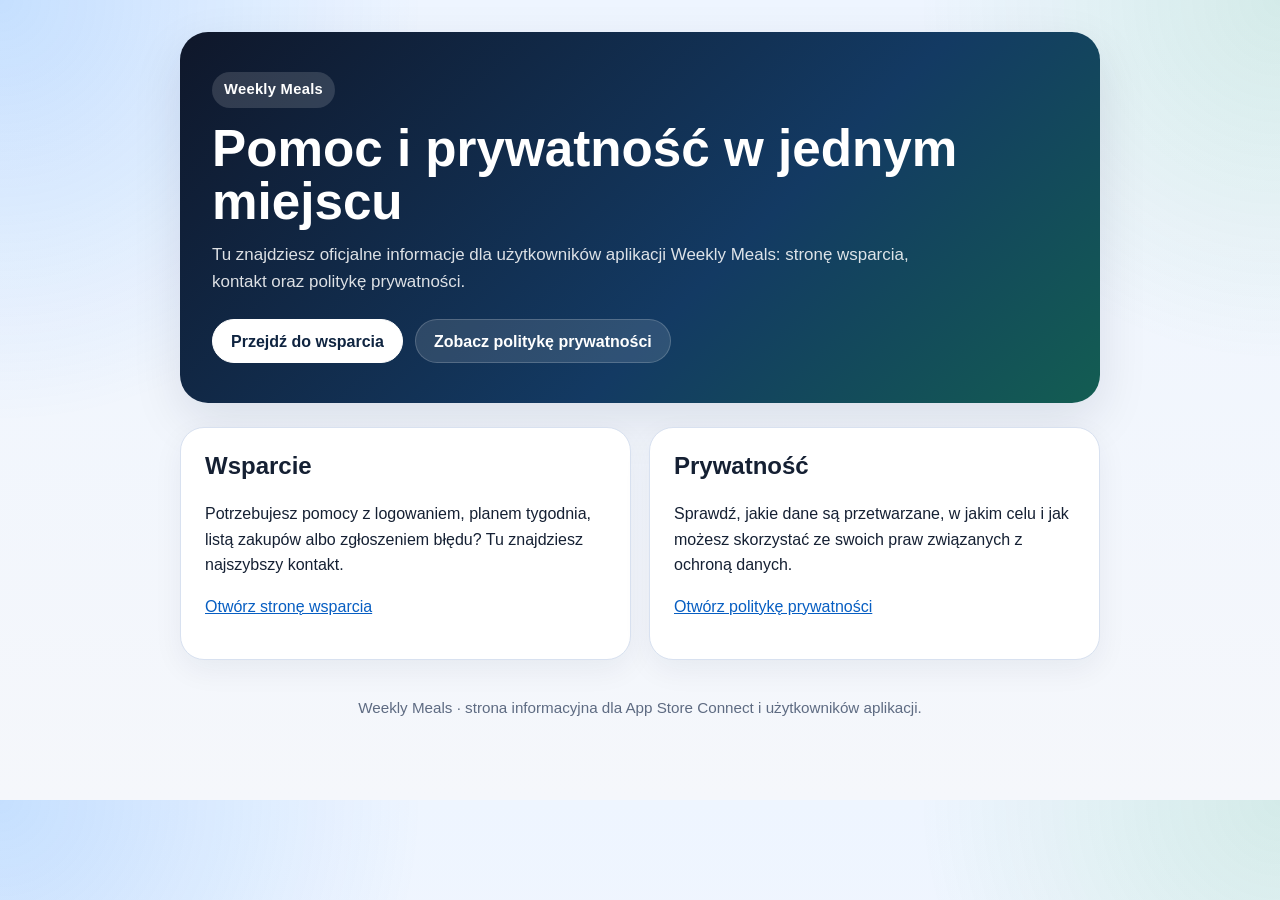
<file: docs/index.html>
<!doctype html>
<html lang="pl">
  <head>
    <meta charset="utf-8" />
    <meta name="viewport" content="width=device-width, initial-scale=1" />
    <title>Weekly Meals</title>
    <meta
      name="description"
      content="Oficjalna strona pomocy i polityki prywatności aplikacji Weekly Meals."
    />
    <link rel="stylesheet" href="./styles.css" />
  </head>
  <body>
    <main class="page">
      <section class="hero">
        <span class="eyebrow">Weekly Meals</span>
        <h1>Pomoc i prywatność w jednym miejscu</h1>
        <p>
          Tu znajdziesz oficjalne informacje dla użytkowników aplikacji Weekly
          Meals: stronę wsparcia, kontakt oraz politykę prywatności.
        </p>
        <div class="hero-links">
          <a class="button secondary" href="./support/">Przejdź do wsparcia</a>
          <a class="button" href="./privacy/">Zobacz politykę prywatności</a>
        </div>
      </section>

      <section class="grid two">
        <article class="card">
          <h2>Wsparcie</h2>
          <p>
            Potrzebujesz pomocy z logowaniem, planem tygodnia, listą zakupów
            albo zgłoszeniem błędu? Tu znajdziesz najszybszy kontakt.
          </p>
          <p><a href="./support/">Otwórz stronę wsparcia</a></p>
        </article>

        <article class="card">
          <h2>Prywatność</h2>
          <p>
            Sprawdź, jakie dane są przetwarzane, w jakim celu i jak możesz
            skorzystać ze swoich praw związanych z ochroną danych.
          </p>
          <p><a href="./privacy/">Otwórz politykę prywatności</a></p>
        </article>
      </section>

      <p class="footer">
        Weekly Meals · strona informacyjna dla App Store Connect i użytkowników
        aplikacji.
      </p>
    </main>
  </body>
</html>
</file>
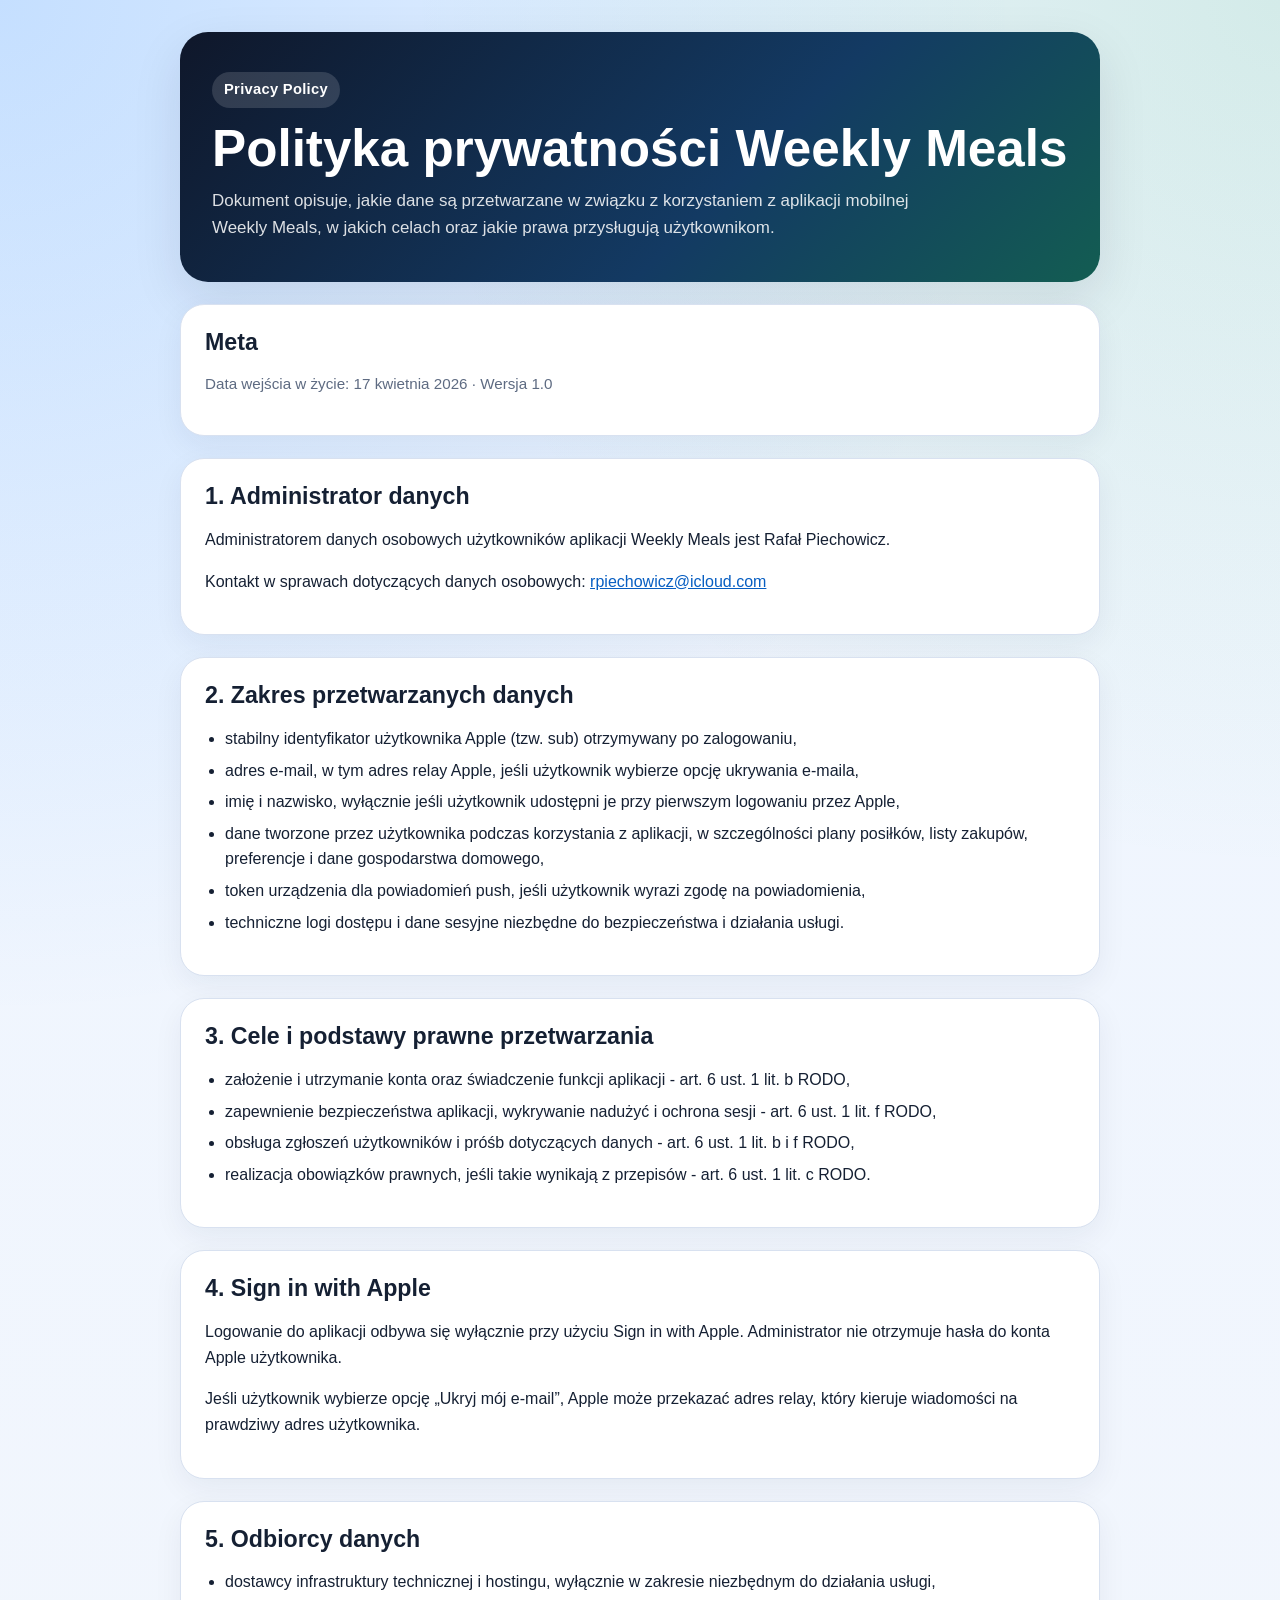
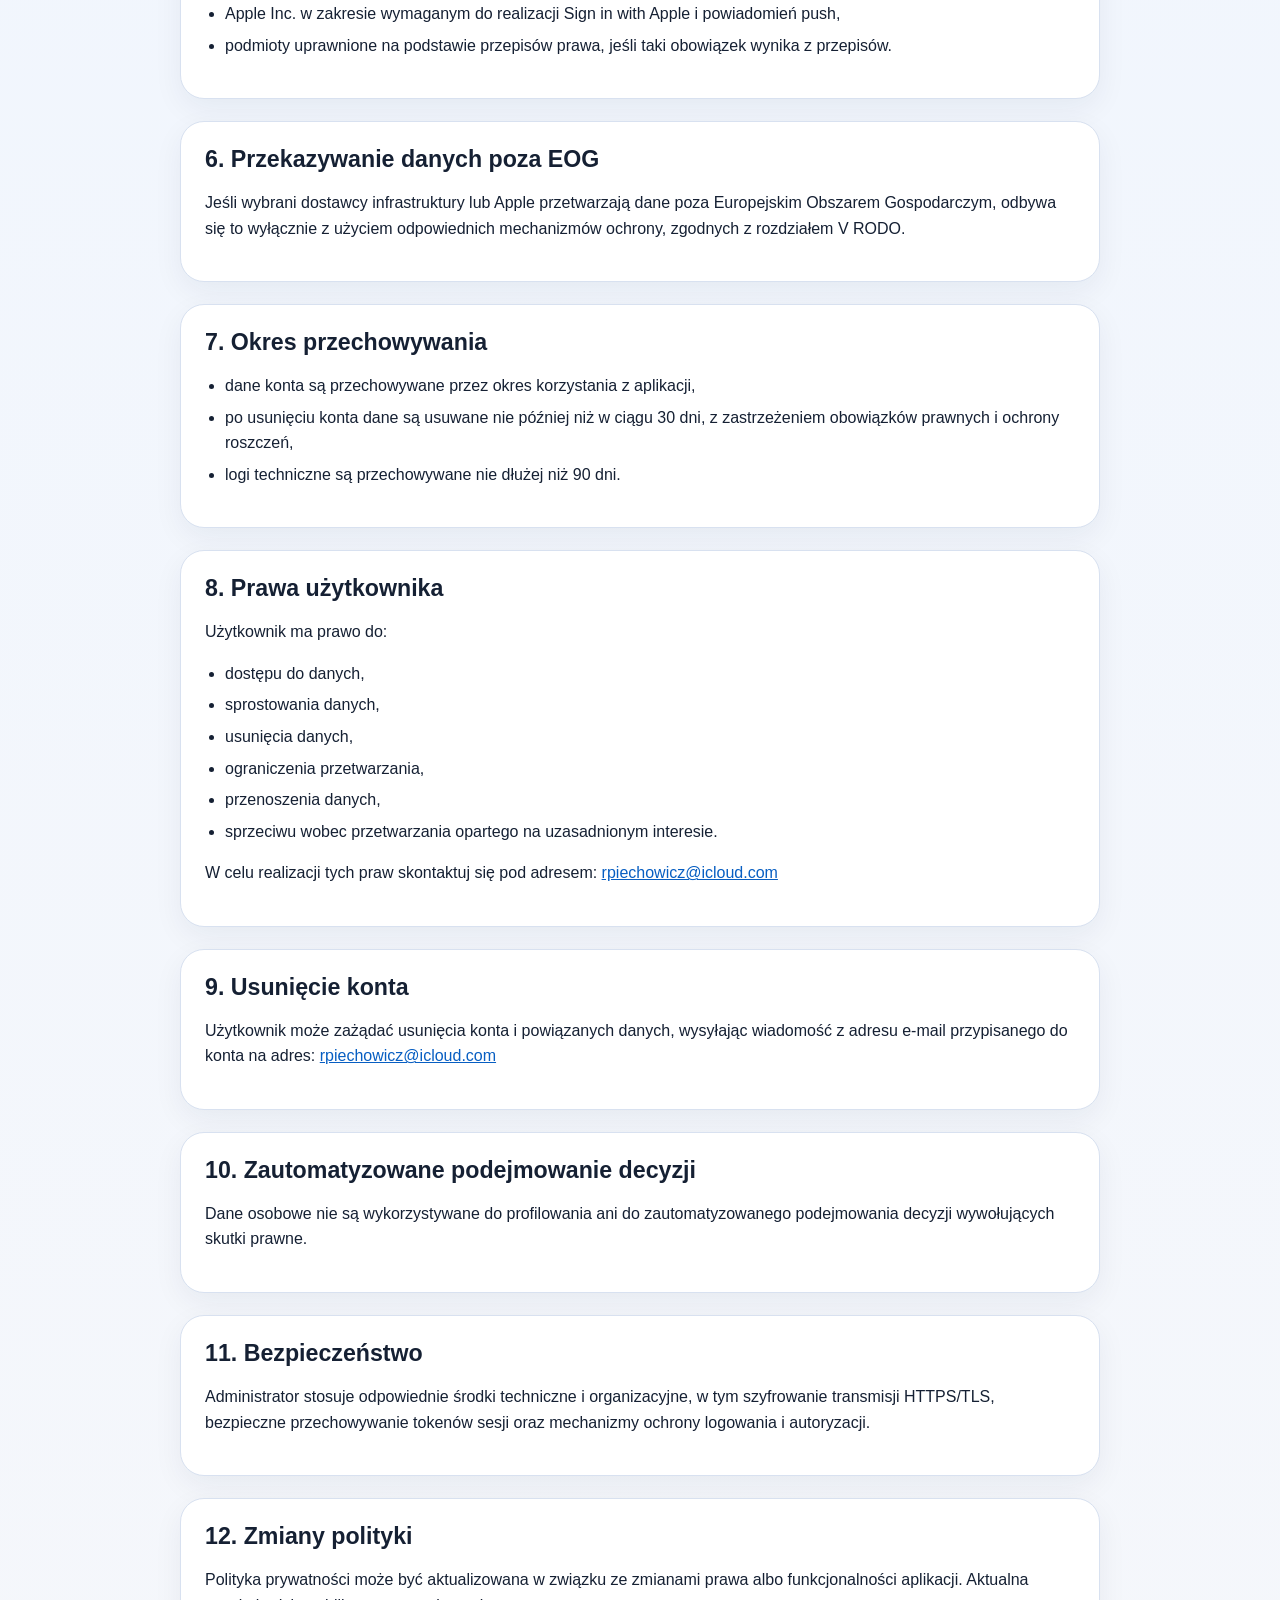
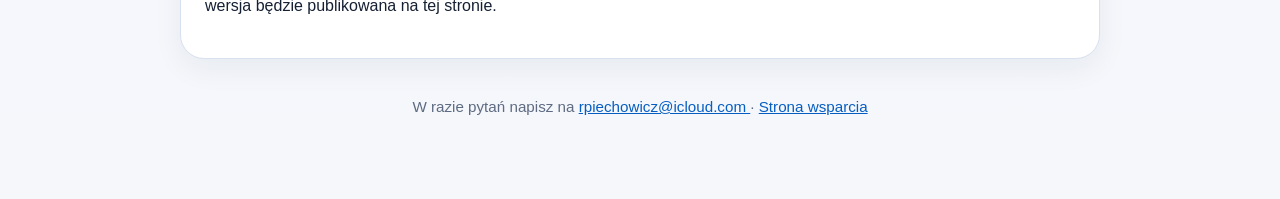
<file: docs/privacy/index.html>
<!doctype html>
<html lang="pl">
  <head>
    <meta charset="utf-8" />
    <meta name="viewport" content="width=device-width, initial-scale=1" />
    <title>Weekly Meals Privacy Policy</title>
    <meta
      name="description"
      content="Polityka prywatności aplikacji Weekly Meals."
    />
    <link rel="stylesheet" href="../styles.css" />
  </head>
  <body>
    <main class="page">
      <section class="hero">
        <span class="eyebrow">Privacy Policy</span>
        <h1>Polityka prywatności Weekly Meals</h1>
        <p>
          Dokument opisuje, jakie dane są przetwarzane w związku z korzystaniem
          z aplikacji mobilnej Weekly Meals, w jakich celach oraz jakie prawa
          przysługują użytkownikom.
        </p>
      </section>

      <section class="card section">
        <h2>Meta</h2>
        <p class="meta">Data wejścia w życie: 17 kwietnia 2026 · Wersja 1.0</p>
      </section>

      <section class="card section">
        <h2>1. Administrator danych</h2>
        <p>
          Administratorem danych osobowych użytkowników aplikacji Weekly Meals
          jest Rafał Piechowicz.
        </p>
        <p>
          Kontakt w sprawach dotyczących danych osobowych:
          <a href="mailto:rpiechowicz@icloud.com">
            rpiechowicz@icloud.com
          </a>
        </p>
      </section>

      <section class="card section">
        <h2>2. Zakres przetwarzanych danych</h2>
        <ul>
          <li>
            stabilny identyfikator użytkownika Apple (tzw. sub) otrzymywany po
            zalogowaniu,
          </li>
          <li>
            adres e-mail, w tym adres relay Apple, jeśli użytkownik wybierze
            opcję ukrywania e-maila,
          </li>
          <li>
            imię i nazwisko, wyłącznie jeśli użytkownik udostępni je przy
            pierwszym logowaniu przez Apple,
          </li>
          <li>
            dane tworzone przez użytkownika podczas korzystania z aplikacji, w
            szczególności plany posiłków, listy zakupów, preferencje i dane
            gospodarstwa domowego,
          </li>
          <li>
            token urządzenia dla powiadomień push, jeśli użytkownik wyrazi zgodę
            na powiadomienia,
          </li>
          <li>
            techniczne logi dostępu i dane sesyjne niezbędne do bezpieczeństwa i
            działania usługi.
          </li>
        </ul>
      </section>

      <section class="card section">
        <h2>3. Cele i podstawy prawne przetwarzania</h2>
        <ul>
          <li>
            założenie i utrzymanie konta oraz świadczenie funkcji aplikacji -
            art. 6 ust. 1 lit. b RODO,
          </li>
          <li>
            zapewnienie bezpieczeństwa aplikacji, wykrywanie nadużyć i ochrona
            sesji - art. 6 ust. 1 lit. f RODO,
          </li>
          <li>
            obsługa zgłoszeń użytkowników i próśb dotyczących danych - art. 6
            ust. 1 lit. b i f RODO,
          </li>
          <li>
            realizacja obowiązków prawnych, jeśli takie wynikają z przepisów -
            art. 6 ust. 1 lit. c RODO.
          </li>
        </ul>
      </section>

      <section class="card section">
        <h2>4. Sign in with Apple</h2>
        <p>
          Logowanie do aplikacji odbywa się wyłącznie przy użyciu Sign in with
          Apple. Administrator nie otrzymuje hasła do konta Apple użytkownika.
        </p>
        <p>
          Jeśli użytkownik wybierze opcję „Ukryj mój e-mail”, Apple może
          przekazać adres relay, który kieruje wiadomości na prawdziwy adres
          użytkownika.
        </p>
      </section>

      <section class="card section">
        <h2>5. Odbiorcy danych</h2>
        <ul>
          <li>
            dostawcy infrastruktury technicznej i hostingu, wyłącznie w zakresie
            niezbędnym do działania usługi,
          </li>
          <li>
            Apple Inc. w zakresie wymaganym do realizacji Sign in with Apple i
            powiadomień push,
          </li>
          <li>
            podmioty uprawnione na podstawie przepisów prawa, jeśli taki
            obowiązek wynika z przepisów.
          </li>
        </ul>
      </section>

      <section class="card section">
        <h2>6. Przekazywanie danych poza EOG</h2>
        <p>
          Jeśli wybrani dostawcy infrastruktury lub Apple przetwarzają dane poza
          Europejskim Obszarem Gospodarczym, odbywa się to wyłącznie z użyciem
          odpowiednich mechanizmów ochrony, zgodnych z rozdziałem V RODO.
        </p>
      </section>

      <section class="card section">
        <h2>7. Okres przechowywania</h2>
        <ul>
          <li>dane konta są przechowywane przez okres korzystania z aplikacji,</li>
          <li>
            po usunięciu konta dane są usuwane nie później niż w ciągu 30 dni,
            z zastrzeżeniem obowiązków prawnych i ochrony roszczeń,
          </li>
          <li>logi techniczne są przechowywane nie dłużej niż 90 dni.</li>
        </ul>
      </section>

      <section class="card section">
        <h2>8. Prawa użytkownika</h2>
        <p>Użytkownik ma prawo do:</p>
        <ul>
          <li>dostępu do danych,</li>
          <li>sprostowania danych,</li>
          <li>usunięcia danych,</li>
          <li>ograniczenia przetwarzania,</li>
          <li>przenoszenia danych,</li>
          <li>sprzeciwu wobec przetwarzania opartego na uzasadnionym interesie.</li>
        </ul>
        <p>
          W celu realizacji tych praw skontaktuj się pod adresem:
          <a href="mailto:rpiechowicz@icloud.com">
            rpiechowicz@icloud.com
          </a>
        </p>
      </section>

      <section class="card section">
        <h2>9. Usunięcie konta</h2>
        <p>
          Użytkownik może zażądać usunięcia konta i powiązanych danych,
          wysyłając wiadomość z adresu e-mail przypisanego do konta na adres:
          <a href="mailto:rpiechowicz@icloud.com">
            rpiechowicz@icloud.com
          </a>
        </p>
      </section>

      <section class="card section">
        <h2>10. Zautomatyzowane podejmowanie decyzji</h2>
        <p>
          Dane osobowe nie są wykorzystywane do profilowania ani do
          zautomatyzowanego podejmowania decyzji wywołujących skutki prawne.
        </p>
      </section>

      <section class="card section">
        <h2>11. Bezpieczeństwo</h2>
        <p>
          Administrator stosuje odpowiednie środki techniczne i organizacyjne, w
          tym szyfrowanie transmisji HTTPS/TLS, bezpieczne przechowywanie tokenów
          sesji oraz mechanizmy ochrony logowania i autoryzacji.
        </p>
      </section>

      <section class="card section">
        <h2>12. Zmiany polityki</h2>
        <p>
          Polityka prywatności może być aktualizowana w związku ze zmianami prawa
          albo funkcjonalności aplikacji. Aktualna wersja będzie publikowana na
          tej stronie.
        </p>
      </section>

      <p class="footer">
        W razie pytań napisz na
        <a href="mailto:rpiechowicz@icloud.com">
          rpiechowicz@icloud.com
        </a>
        · <a href="../support/">Strona wsparcia</a>
      </p>
    </main>
  </body>
</html>
</file>
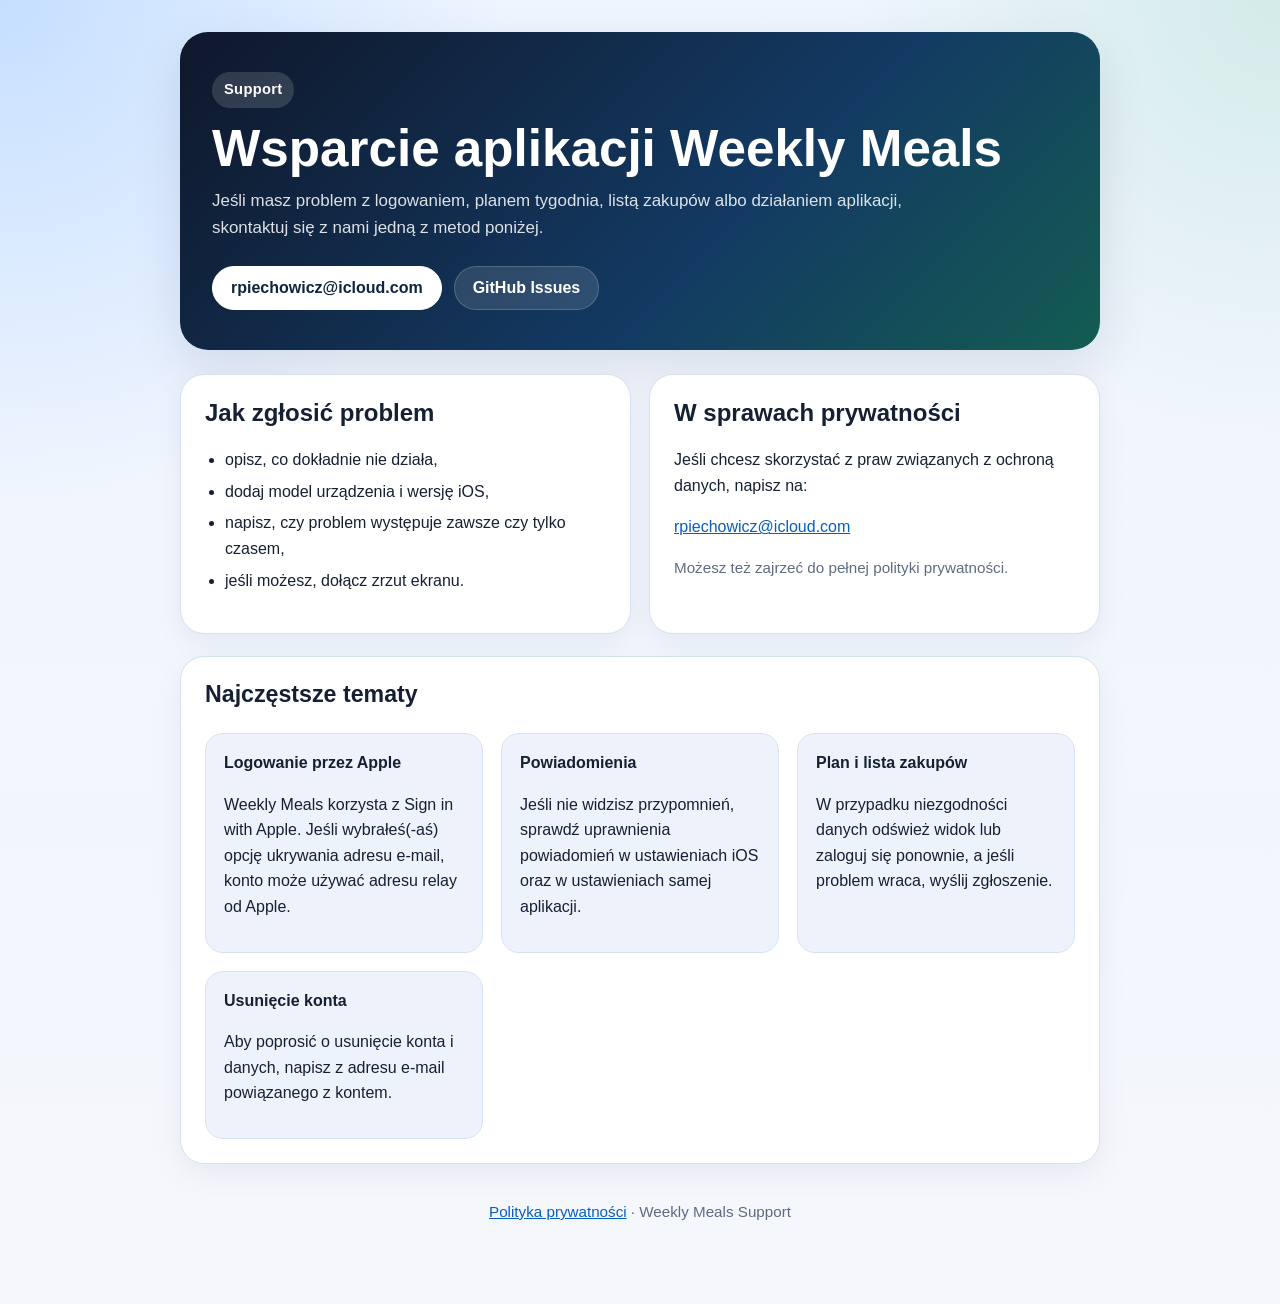
<file: docs/support/index.html>
<!doctype html>
<html lang="pl">
  <head>
    <meta charset="utf-8" />
    <meta name="viewport" content="width=device-width, initial-scale=1" />
    <title>Weekly Meals Support</title>
    <meta
      name="description"
      content="Oficjalna strona wsparcia aplikacji Weekly Meals."
    />
    <link rel="stylesheet" href="../styles.css" />
  </head>
  <body>
    <main class="page">
      <section class="hero">
        <span class="eyebrow">Support</span>
        <h1>Wsparcie aplikacji Weekly Meals</h1>
        <p>
          Jeśli masz problem z logowaniem, planem tygodnia, listą zakupów albo
          działaniem aplikacji, skontaktuj się z nami jedną z metod poniżej.
        </p>
        <div class="hero-links">
          <a class="button secondary" href="mailto:rpiechowicz@icloud.com">
            rpiechowicz@icloud.com
          </a>
          <a
            class="button"
            href="https://github.com/rpiechowicz/Weekly-Meals/issues"
          >
            GitHub Issues
          </a>
        </div>
      </section>

      <section class="grid two">
        <article class="card">
          <h2>Jak zgłosić problem</h2>
          <ul>
            <li>opisz, co dokładnie nie działa,</li>
            <li>dodaj model urządzenia i wersję iOS,</li>
            <li>napisz, czy problem występuje zawsze czy tylko czasem,</li>
            <li>jeśli możesz, dołącz zrzut ekranu.</li>
          </ul>
        </article>

        <article class="card">
          <h2>W sprawach prywatności</h2>
          <p>
            Jeśli chcesz skorzystać z praw związanych z ochroną danych, napisz
            na:
          </p>
          <p>
            <a href="mailto:rpiechowicz@icloud.com">
              rpiechowicz@icloud.com
            </a>
          </p>
          <p class="meta">
            Możesz też zajrzeć do pełnej polityki prywatności.
          </p>
        </article>
      </section>

      <section class="card section">
        <h2>Najczęstsze tematy</h2>
        <div class="grid two">
          <div class="notice">
            <strong>Logowanie przez Apple</strong>
            <p>
              Weekly Meals korzysta z Sign in with Apple. Jeśli wybrałeś(-aś)
              opcję ukrywania adresu e-mail, konto może używać adresu relay od
              Apple.
            </p>
          </div>
          <div class="notice">
            <strong>Powiadomienia</strong>
            <p>
              Jeśli nie widzisz przypomnień, sprawdź uprawnienia powiadomień w
              ustawieniach iOS oraz w ustawieniach samej aplikacji.
            </p>
          </div>
          <div class="notice">
            <strong>Plan i lista zakupów</strong>
            <p>
              W przypadku niezgodności danych odśwież widok lub zaloguj się
              ponownie, a jeśli problem wraca, wyślij zgłoszenie.
            </p>
          </div>
          <div class="notice">
            <strong>Usunięcie konta</strong>
            <p>
              Aby poprosić o usunięcie konta i danych, napisz z adresu e-mail
              powiązanego z kontem.
            </p>
          </div>
        </div>
      </section>

      <p class="footer">
        <a href="../privacy/">Polityka prywatności</a> · Weekly Meals Support
      </p>
    </main>
  </body>
</html>
</file>
<file: docs/styles.css>
:root {
  color-scheme: light;
  --bg: #f5f7fb;
  --surface: #ffffff;
  --surface-alt: #eef3fb;
  --text: #152033;
  --muted: #5e6b82;
  --accent: #0b7cff;
  --accent-strong: #075ec2;
  --border: #d8e1f0;
  --shadow: 0 18px 50px rgba(12, 24, 46, 0.10);
  --max-width: 960px;
}

* {
  box-sizing: border-box;
}

html {
  font-size: 16px;
}

body {
  margin: 0;
  font-family: -apple-system, BlinkMacSystemFont, "Segoe UI", sans-serif;
  background:
    radial-gradient(circle at top left, rgba(11, 124, 255, 0.18), transparent 28%),
    radial-gradient(circle at top right, rgba(22, 163, 74, 0.12), transparent 24%),
    linear-gradient(180deg, #eef5ff 0%, var(--bg) 100%);
  color: var(--text);
  line-height: 1.6;
}

a {
  color: var(--accent-strong);
}

.page {
  max-width: var(--max-width);
  margin: 0 auto;
  padding: 32px 20px 64px;
}

.hero {
  background: linear-gradient(135deg, #0f172a 0%, #133a63 60%, #135d52 100%);
  color: #ffffff;
  border-radius: 28px;
  padding: 40px 32px;
  box-shadow: var(--shadow);
}

.eyebrow {
  display: inline-block;
  margin-bottom: 14px;
  padding: 6px 12px;
  border-radius: 999px;
  background: rgba(255, 255, 255, 0.14);
  font-size: 0.92rem;
  font-weight: 600;
  letter-spacing: 0.02em;
}

.hero h1 {
  margin: 0 0 12px;
  font-size: clamp(2rem, 4vw, 3.25rem);
  line-height: 1.05;
}

.hero p {
  max-width: 720px;
  margin: 0;
  color: rgba(255, 255, 255, 0.86);
  font-size: 1.06rem;
}

.hero-links {
  display: flex;
  flex-wrap: wrap;
  gap: 12px;
  margin-top: 24px;
}

.button {
  display: inline-flex;
  align-items: center;
  justify-content: center;
  min-height: 44px;
  padding: 0 18px;
  border-radius: 999px;
  border: 1px solid rgba(255, 255, 255, 0.18);
  background: rgba(255, 255, 255, 0.12);
  color: #ffffff;
  text-decoration: none;
  font-weight: 600;
}

.button.secondary {
  background: #ffffff;
  border-color: #ffffff;
  color: #0f2440;
}

.grid {
  display: grid;
  gap: 18px;
  margin-top: 24px;
}

.grid.two {
  grid-template-columns: repeat(auto-fit, minmax(260px, 1fr));
}

.card {
  background: var(--surface);
  border: 1px solid var(--border);
  border-radius: 24px;
  padding: 24px;
  box-shadow: 0 10px 30px rgba(15, 36, 64, 0.06);
}

.card h2,
.card h3 {
  margin-top: 0;
  line-height: 1.2;
}

.section {
  margin-top: 22px;
}

.section h2 {
  margin-bottom: 10px;
  font-size: 1.45rem;
}

.meta {
  color: var(--muted);
  font-size: 0.95rem;
}

.notice {
  padding: 16px 18px;
  border-radius: 18px;
  background: var(--surface-alt);
  border: 1px solid var(--border);
}

ul {
  padding-left: 20px;
}

li + li {
  margin-top: 6px;
}

.footer {
  margin-top: 36px;
  color: var(--muted);
  font-size: 0.95rem;
  text-align: center;
}

@media (max-width: 640px) {
  .page {
    padding: 20px 14px 48px;
  }

  .hero,
  .card {
    border-radius: 22px;
    padding: 22px;
  }
}
</file>
